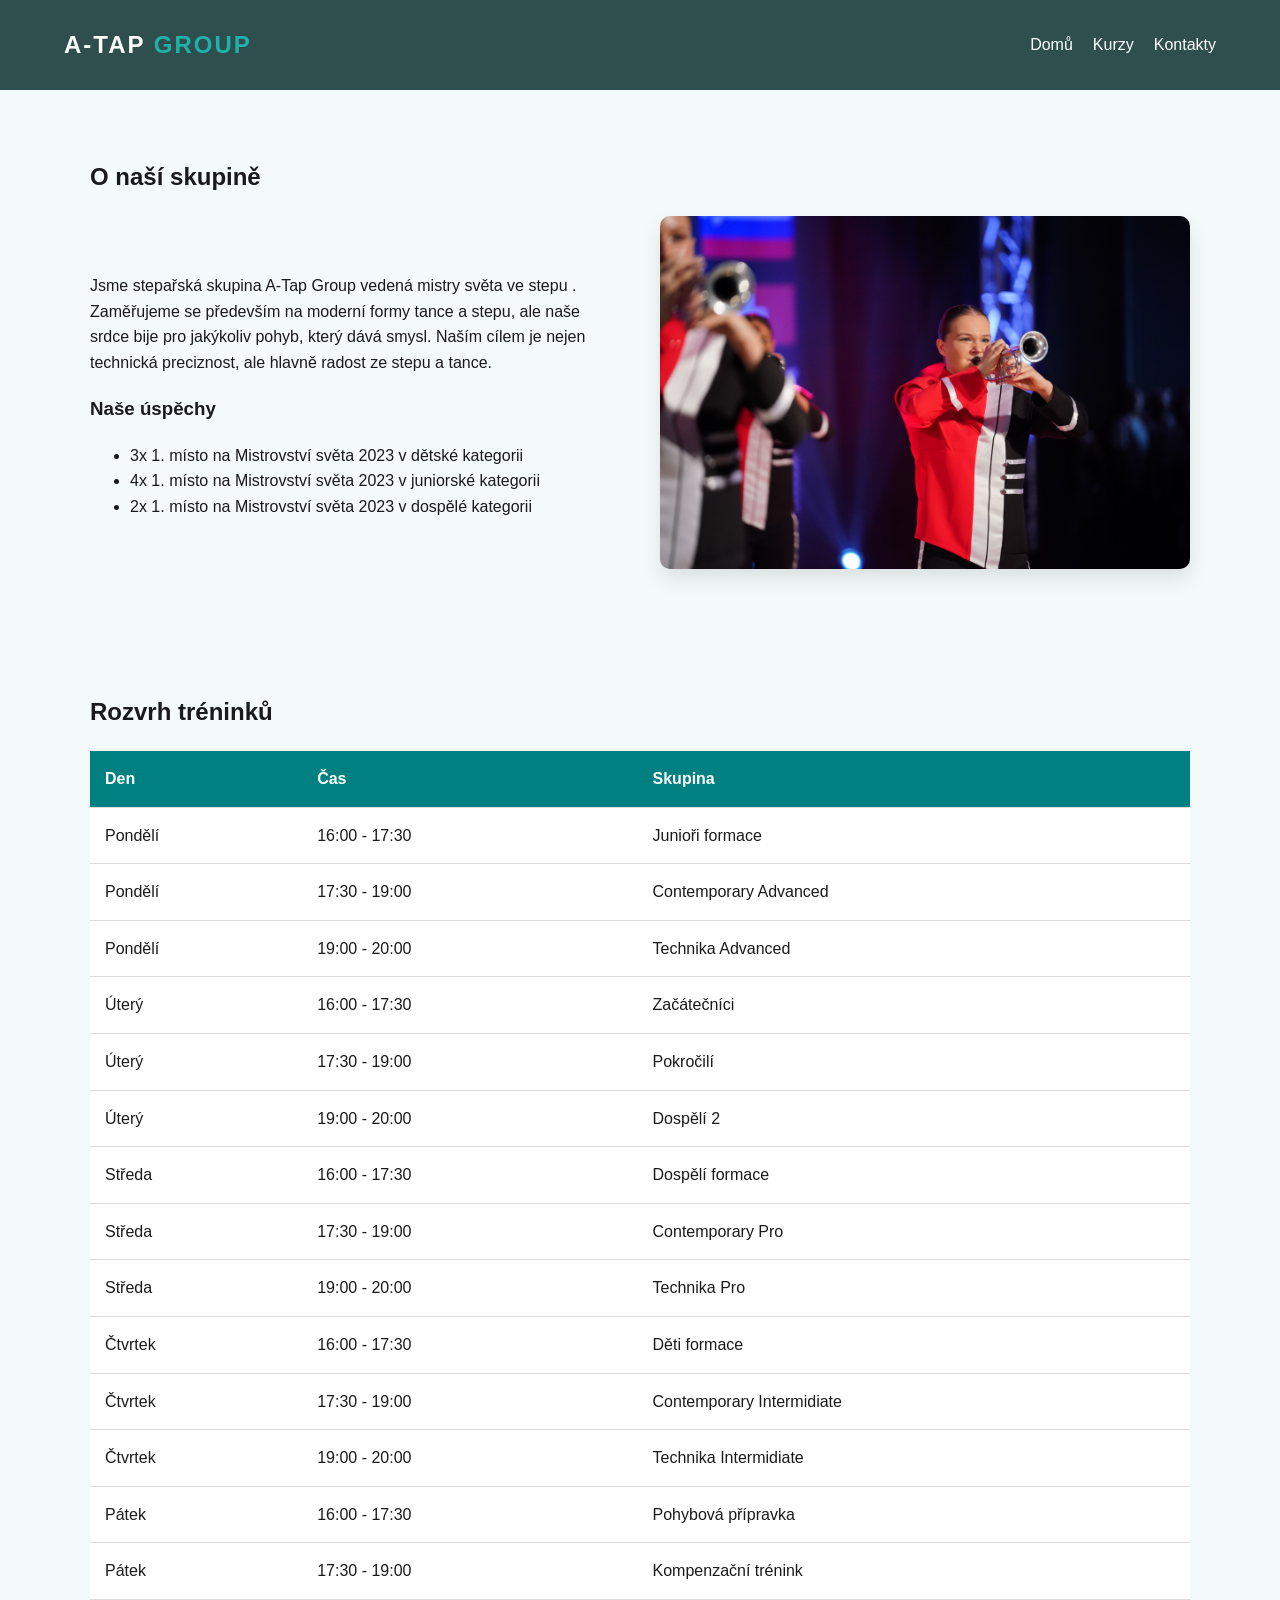
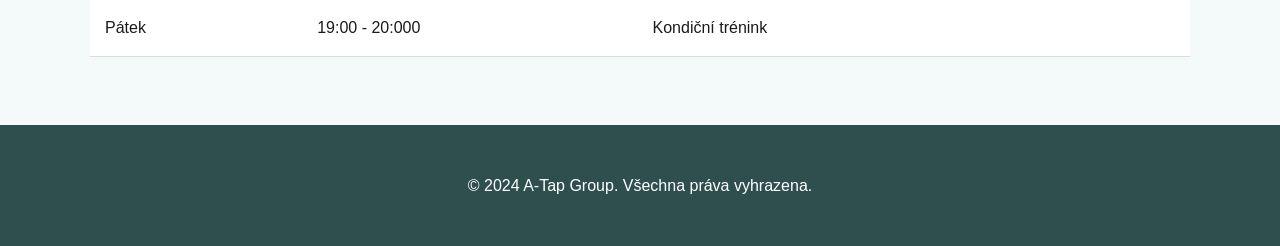
<file: index.html>
<!DOCTYPE html>
<html lang="cs">
<head>
    <meta charset="UTF-8">
    <meta name="viewport" content="width=device-width, initial-scale=1.0">
    <title>A-Tap Group | Taneční skupina</title>
    <link rel="stylesheet" href="style1.css">
</head>
<body>

    <nav>
        <div class="logo">A-Tap <span>Group</span></div>
        <ul>
            <li><a href="index.html">Domů</a></li>
            <li><a href="kurzy.html">Kurzy</a></li>
            <li><a href="kontakty.html">Kontakty</a></li>
        </ul>
    </nav>
    <section class="container">
        <h1>O naší skupině</h1>
        <div class="about-flex">
            <div class="about-text">
                <p>Jsme stepařská skupina A-Tap Group vedená mistry světa ve stepu . Zaměřujeme se především na moderní formy tance a stepu, ale naše srdce bije pro jakýkoliv pohyb, který dává smysl. Naším cílem je nejen technická preciznost, ale hlavně radost ze stepu a tance.</p>
                <h3>Naše úspěchy</h3>
                <ul>
                    <li>3x 1. místo na Mistrovství světa 2023 v dětské kategorii</li>
                    <li>4x 1. místo na Mistrovství světa 2023 v juniorské kategorii</li>
                    <li>2x 1. místo na Mistrovství světa 2023 v dospělé kategorii</li>
                </ul>
            </div>
            <div class="about-img">
                <img src="images/skupina.jpg" alt="Taneční skupina A-Tap Group">
            </div>
        </div>
    </section>

    <section class="schedule container">
        <h2>Rozvrh tréninků</h2>
        <table>
            <thead>
                <tr>
                    <th>Den</th>
                    <th>Čas</th>
                    <th>Skupina</th>
                </tr>
            </thead>
            <tbody>
                <tr>
                    <td>Pondělí</td>
                    <td>16:00 - 17:30</td>
                    <td>Junioři formace</td>
                </tr>
				<tr>
                    <td>Pondělí</td>
                    <td>17:30 - 19:00</td>
                    <td>Contemporary Advanced</td>
                </tr>
				<tr>
                    <td>Pondělí</td>
                    <td>19:00 - 20:00</td>
                    <td>Technika Advanced</td>
                </tr>
				<tr>
                    <td>Úterý</td>
                    <td>16:00 - 17:30</td>
                    <td>Začátečníci</td>
                </tr>
				<tr>
                    <td>Úterý</td>
                    <td>17:30 - 19:00</td>
                    <td>Pokročilí</td>
                </tr>
				<tr>
                    <td>Úterý</td>
                    <td>19:00 - 20:00</td>
                    <td>Dospělí 2</td>
                </tr>
                <tr>
                    <td>Středa</td>
                    <td>16:00 - 17:30</td>
                    <td>Dospělí formace</td>
                </tr>
				<tr>
                    <td>Středa</td>
                    <td>17:30 - 19:00</td>
                    <td>Contemporary Pro</td>
                </tr>
				<tr>
                    <td>Středa</td>
                    <td>19:00 - 20:00</td>
                    <td>Technika Pro</td>
                </tr>
				<tr>
                    <td>Čtvrtek</td>
                    <td>16:00 - 17:30</td>
                    <td>Děti formace</td>
                </tr>
				<tr>
                    <td>Čtvrtek</td>
                    <td>17:30 - 19:00</td>
                    <td>Contemporary Intermidiate</td>
                </tr>
				<tr>
                    <td>Čtvrtek</td>
                    <td>19:00 - 20:00</td>
                    <td>Technika Intermidiate</td>
                </tr>
                <tr>
                    <td>Pátek</td>
                    <td>16:00 - 17:30</td>
                    <td>Pohybová přípravka</td>
                </tr>
				<tr>
                    <td>Pátek</td>
                    <td>17:30 - 19:00</td>
                    <td>Kompenzační trénink</td>
                </tr>
				<tr>
                    <td>Pátek</td>
                    <td>19:00 - 20:000</td>
                    <td>Kondiční trénink</td>
                </tr>
            </tbody>
        </table>
    </section>

    <footer>
        <p>&copy; 2024 A-Tap Group. Všechna práva vyhrazena.</p>
    </footer>

</body>
</html>
</file>
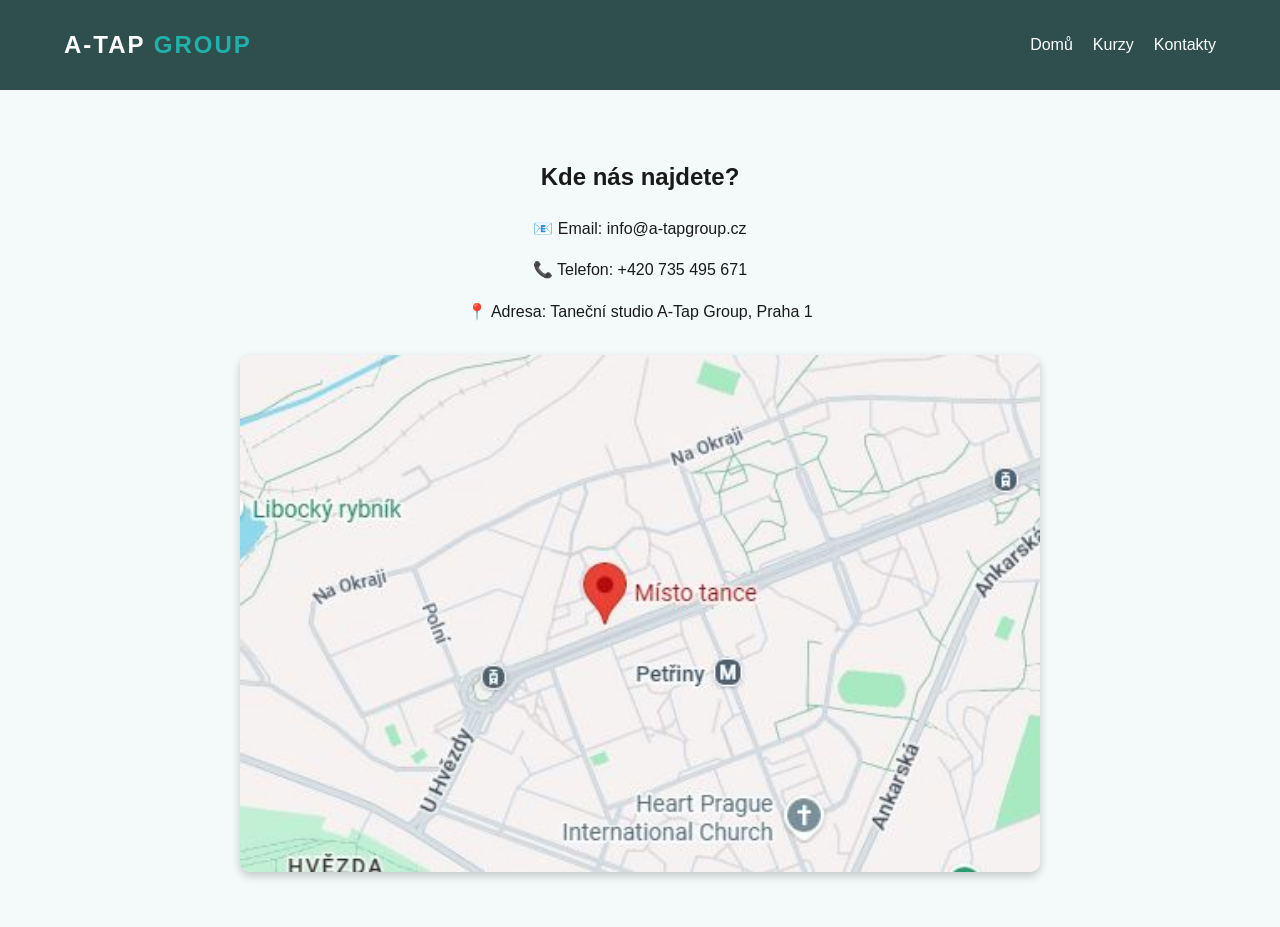
<file: kontakty.html>
<!DOCTYPE html>
<html lang="cs">
<head>
    <meta charset="UTF-8">
    <meta name="viewport" content="width=device-width, initial-scale=1.0">
    <title>A-Tap Group | Kontakty</title>
    <link rel="stylesheet" href="style1.css">
</head>
<body>

    <nav>
        <div class="logo">A-Tap <span>Group</span></div>
        <ul>
            <li><a href="index.html">Domů</a></li>
            <li><a href="kurzy.html">Kurzy</a></li>
            <li><a href="kontakty.html">Kontakty</a></li>
        </ul>
    </nav>
<section class="container" style="text-align: center;">
    <h2>Kde nás najdete?</h2>
    <p>📧 Email: info@a-tapgroup.cz</p>
    <p>📞 Telefon: +420 735 495 671</p>
    <p>📍 Adresa: Taneční studio A-Tap Group, Praha 1</p>
    
    <div style="margin-top: 30px;">
        <img src="images/mapa.JPG" alt="Mapa umístění A-Tap Group" style="width: 100%; max-width: 800px; border-radius: 10px; box-shadow: 0 4px 10px rgba(0,0,0,0.2);">
        </div>
    </div>
</section>
</file>
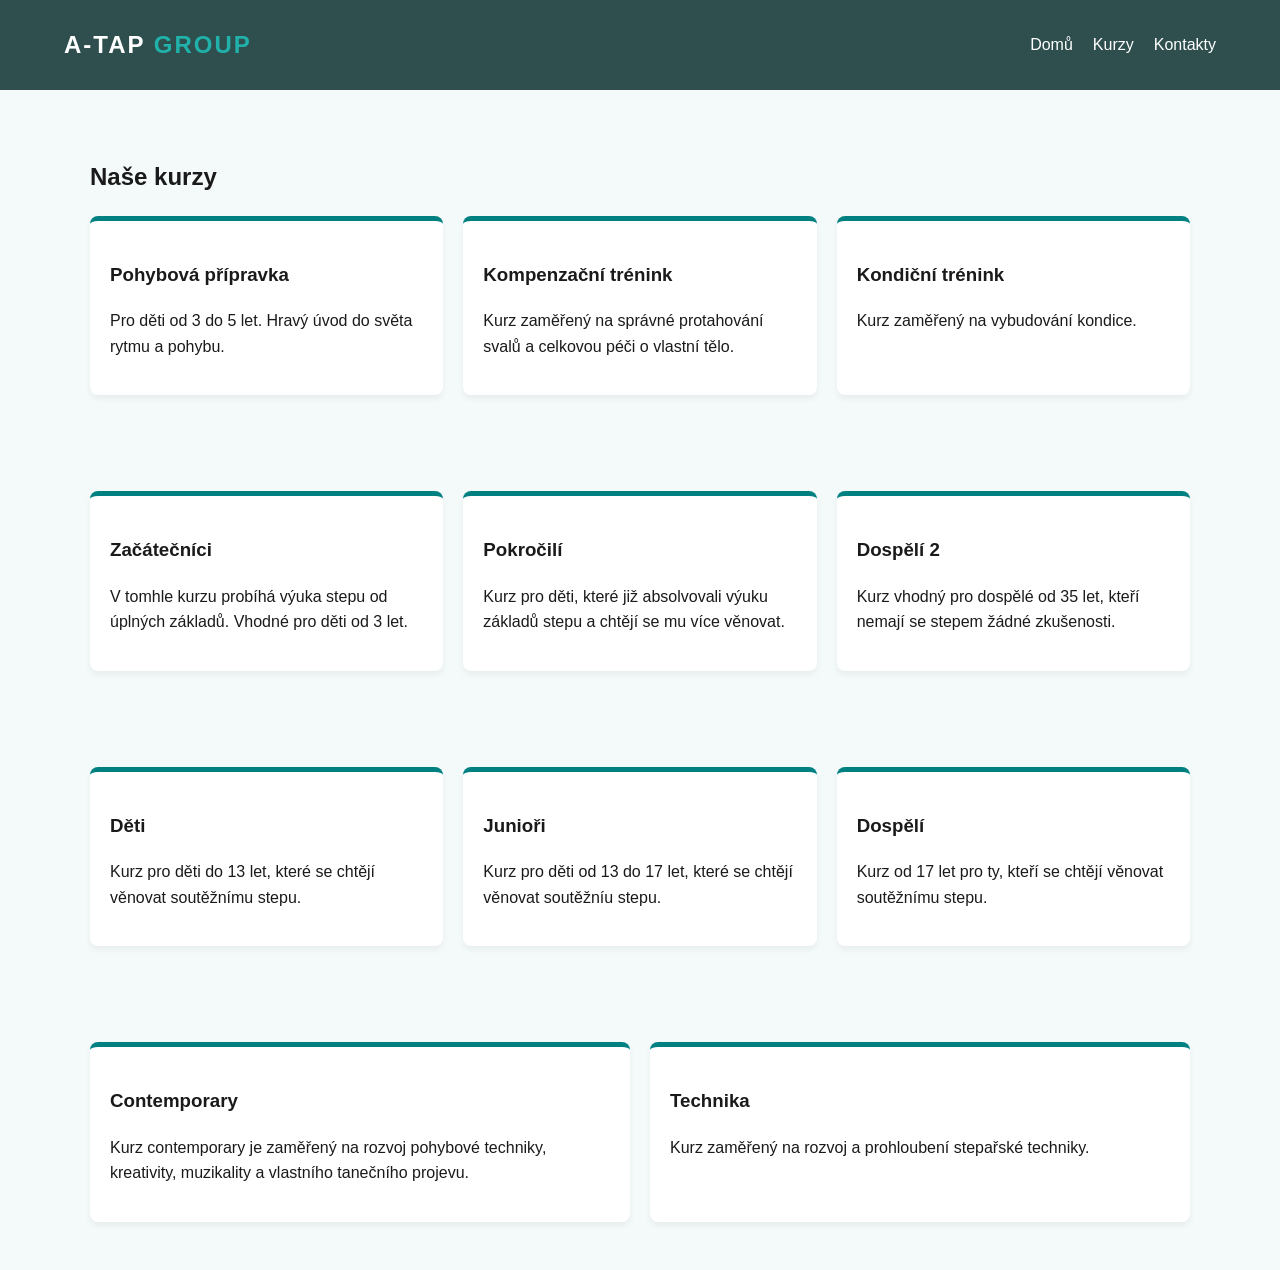
<file: kurzy.html>
<!DOCTYPE html>
<html lang="cs">
<head>
    <meta charset="UTF-8">
    <meta name="viewport" content="width=device-width, initial-scale=1.0">
    <title>A-Tap Group | Naše kurzy</title>
    <link rel="stylesheet" href="style1.css">
</head>
<body>

    <nav>
        <div class="logo">A-Tap <span>Group</span></div>
        <ul>
            <li><a href="index.html">Domů</a></li>
            <li><a href="kurzy.html">Kurzy</a></li>
            <li><a href="kontakty.html">Kontakty</a></li>
        </ul>
    </nav>
<section class="container">
    <h2>Naše kurzy</h2>
    <div class="kurzy-grid" style="display: grid; grid-template-columns: repeat(auto-fit, minmax(250px, 1fr)); gap: 20px;">
        <div class="karta" style="background: white; padding: 20px; border-top: 5px solid var(--primary); border-radius: 8px; box-shadow: 0 4px 6px rgba(0,0,0,0.05);">
            <h3>Pohybová přípravka</h3>
            <p>Pro děti od 3 do 5 let. Hravý úvod do světa rytmu a pohybu.</p>
        </div>
        <div class="karta" style="background: white; padding: 20px; border-top: 5px solid var(--primary); border-radius: 8px; box-shadow: 0 4px 6px rgba(0,0,0,0.05);">
            <h3>Kompenzační trénink</h3>
            <p>Kurz zaměřený na správné protahování svalů a celkovou péči o vlastní tělo.</p>
        </div>
        <div class="karta" style="background: white; padding: 20px; border-top: 5px solid var(--primary); border-radius: 8px; box-shadow: 0 4px 6px rgba(0,0,0,0.05);">
            <h3>Kondiční trénink</h3>
            <p>Kurz zaměřený na vybudování kondice.</p>
        </div>
    </div>
</section>
    <section class="container">
    <div class="kurzy-grid" style="display: grid; grid-template-columns: repeat(auto-fit, minmax(250px, 1fr)); gap: 20px;">
        <div class="karta" style="background: white; padding: 20px; border-top: 5px solid var(--primary); border-radius: 8px; box-shadow: 0 4px 6px rgba(0,0,0,0.05);">
            <h3>Začátečníci</h3>
            <p>V tomhle kurzu probíhá výuka stepu od úplných základů. Vhodné pro děti od 3 let.</p>
        </div>
        <div class="karta" style="background: white; padding: 20px; border-top: 5px solid var(--primary); border-radius: 8px; box-shadow: 0 4px 6px rgba(0,0,0,0.05);">
            <h3>Pokročilí</h3>
            <p>Kurz pro děti, které již absolvovali výuku základů stepu a chtějí se mu více věnovat.</p>
        </div>
        <div class="karta" style="background: white; padding: 20px; border-top: 5px solid var(--primary); border-radius: 8px; box-shadow: 0 4px 6px rgba(0,0,0,0.05);">
            <h3>Dospělí 2</h3>
            <p>Kurz vhodný pro dospělé od 35 let, kteří nemají se stepem žádné zkušenosti.</p>
        </div>
    </div>
    </section>
    <section class="container">
    <div class="kurzy-grid" style="display: grid; grid-template-columns: repeat(auto-fit, minmax(250px, 1fr)); gap: 20px;">
        <div class="karta" style="background: white; padding: 20px; border-top: 5px solid var(--primary); border-radius: 8px; box-shadow: 0 4px 6px rgba(0,0,0,0.05);">
            <h3>Děti</h3>
            <p>Kurz pro děti do 13 let, které se chtějí věnovat soutěžnímu stepu.</p>
        </div>
        <div class="karta" style="background: white; padding: 20px; border-top: 5px solid var(--primary); border-radius: 8px; box-shadow: 0 4px 6px rgba(0,0,0,0.05);">
            <h3>Junioři</h3>
            <p>Kurz pro děti od 13 do 17 let, které se chtějí věnovat soutěžníu stepu.</p>
        </div>
        <div class="karta" style="background: white; padding: 20px; border-top: 5px solid var(--primary); border-radius: 8px; box-shadow: 0 4px 6px rgba(0,0,0,0.05);">
            <h3>Dospělí</h3>
            <p>Kurz od 17 let pro ty, kteří se chtějí věnovat soutěžnímu stepu.</p>
        </div>
    </div>
    </section>
<section class="container">
    <div class="kurzy-grid" style="display: grid; grid-template-columns: repeat(auto-fit, minmax(250px, 1fr)); gap: 20px;">
        <div class="karta" style="background: white; padding: 20px; border-top: 5px solid var(--primary); border-radius: 8px; box-shadow: 0 4px 6px rgba(0,0,0,0.05);">
            <h3>Contemporary</h3>
            <p>Kurz contemporary je zaměřený na rozvoj pohybové techniky, kreativity, muzikality a vlastního tanečního projevu.</p>
        </div>
        <div class="karta" style="background: white; padding: 20px; border-top: 5px solid var(--primary); border-radius: 8px; box-shadow: 0 4px 6px rgba(0,0,0,0.05);">
            <h3>Technika</h3>
            <p>Kurz zaměřený na rozvoj a prohloubení stepařské techniky.</p>
        </div>
    </div>
</section>
</file>
<file: style1.css>
/* Základní nastavení */
:root {
    --primary: #008080; /* Modro-zelená (Teal) */
    --secondary: #2f4f4f; /* Tmavá břidlicová */
    --accent: #20b2aa; /* Světlejší tyrkysová */
    --light: #f4f9f9;
    --dark: #1a1a1a;
}

body {
    font-family: 'Segoe UI', Tahoma, Geneva, Verdana, sans-serif;
    margin: 0;
    line-height: 1.6;
    color: var(--dark);
    background-color: var(--light);
}

.container {
    max-width: 1100px;
    margin: auto;
    padding: 3rem 1rem;
}

/* Navigace */
nav {
    background: var(--secondary);
    color: white;
    display: flex;
    justify-content: space-between;
    align-items: center;
    padding: 1rem 5%;
    position: sticky;
    top: 0;
    z-index: 1000;
}

nav .logo {
    font-size: 1.5rem;
    font-weight: bold;
    text-transform: uppercase;
    letter-spacing: 2px;
}

nav .logo span { color: var(--accent); }

nav ul { list-style: none; display: flex; }

nav ul li { margin-left: 20px; }

nav ul li a {
    color: white;
    text-decoration: none;
    font-weight: 500;
    transition: 0.3s;
}

nav ul li a:hover { color: var(--accent); }

/* Hero Sekce */
.hero {
    background: linear-gradient(rgba(0,128,128,0.7), rgba(47,79,79,0.8)), 
                url('https://images.unsplash.com/photo-1508700115892-45ecd05ae2ad?auto=format&fit=crop&q=80&w=1470') no-repeat center center/cover;
    height: 60vh;
    display: flex;
    align-items: center;
    justify-content: center;
    color: white;
    text-align: center;
}

.hero h1 { font-size: 4rem; margin-bottom: 0; }

/* O nás Flexbox */
.about-flex {
    display: flex;
    gap: 40px;
    align-items: center;
    flex-wrap: wrap;
}

.about-text { flex: 1; min-width: 300px; }
.about-img { flex: 1; min-width: 300px; }
.about-img img { width: 100%; border-radius: 10px; box-shadow: 0 10px 20px rgba(0,0,0,0.1); }

/* Tabulka */
table {
    width: 100%;
    border-collapse: collapse;
    margin-top: 20px;
    background: white;
}

th, td {
    padding: 15px;
    text-align: left;
    border-bottom: 1px solid #ddd;
}

th { background-color: var(--primary); color: white; }

tr:hover { background-color: #f1f1f1; }

/* Footer */
footer {
    text-align: center;
    padding: 2rem;
    background: var(--secondary);
    color: white;
    margin-top: 20px;
}
</file>
